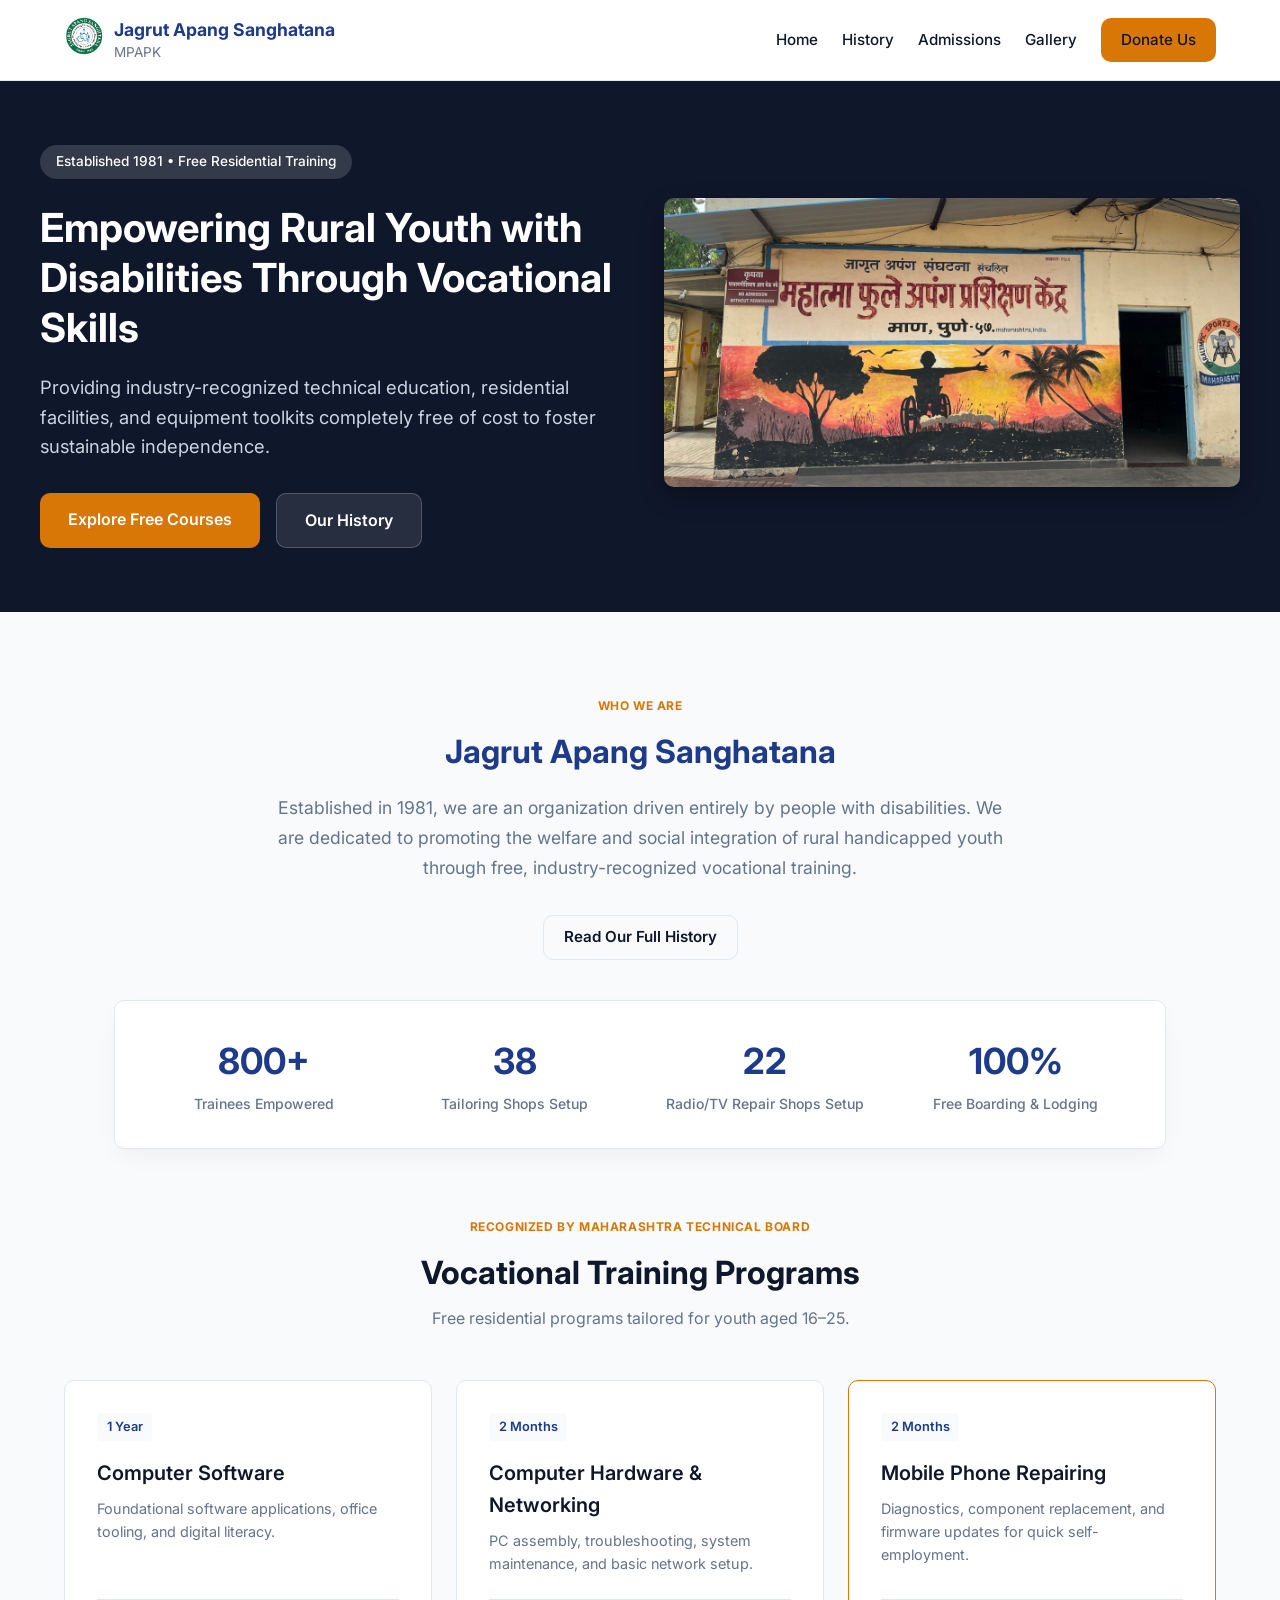
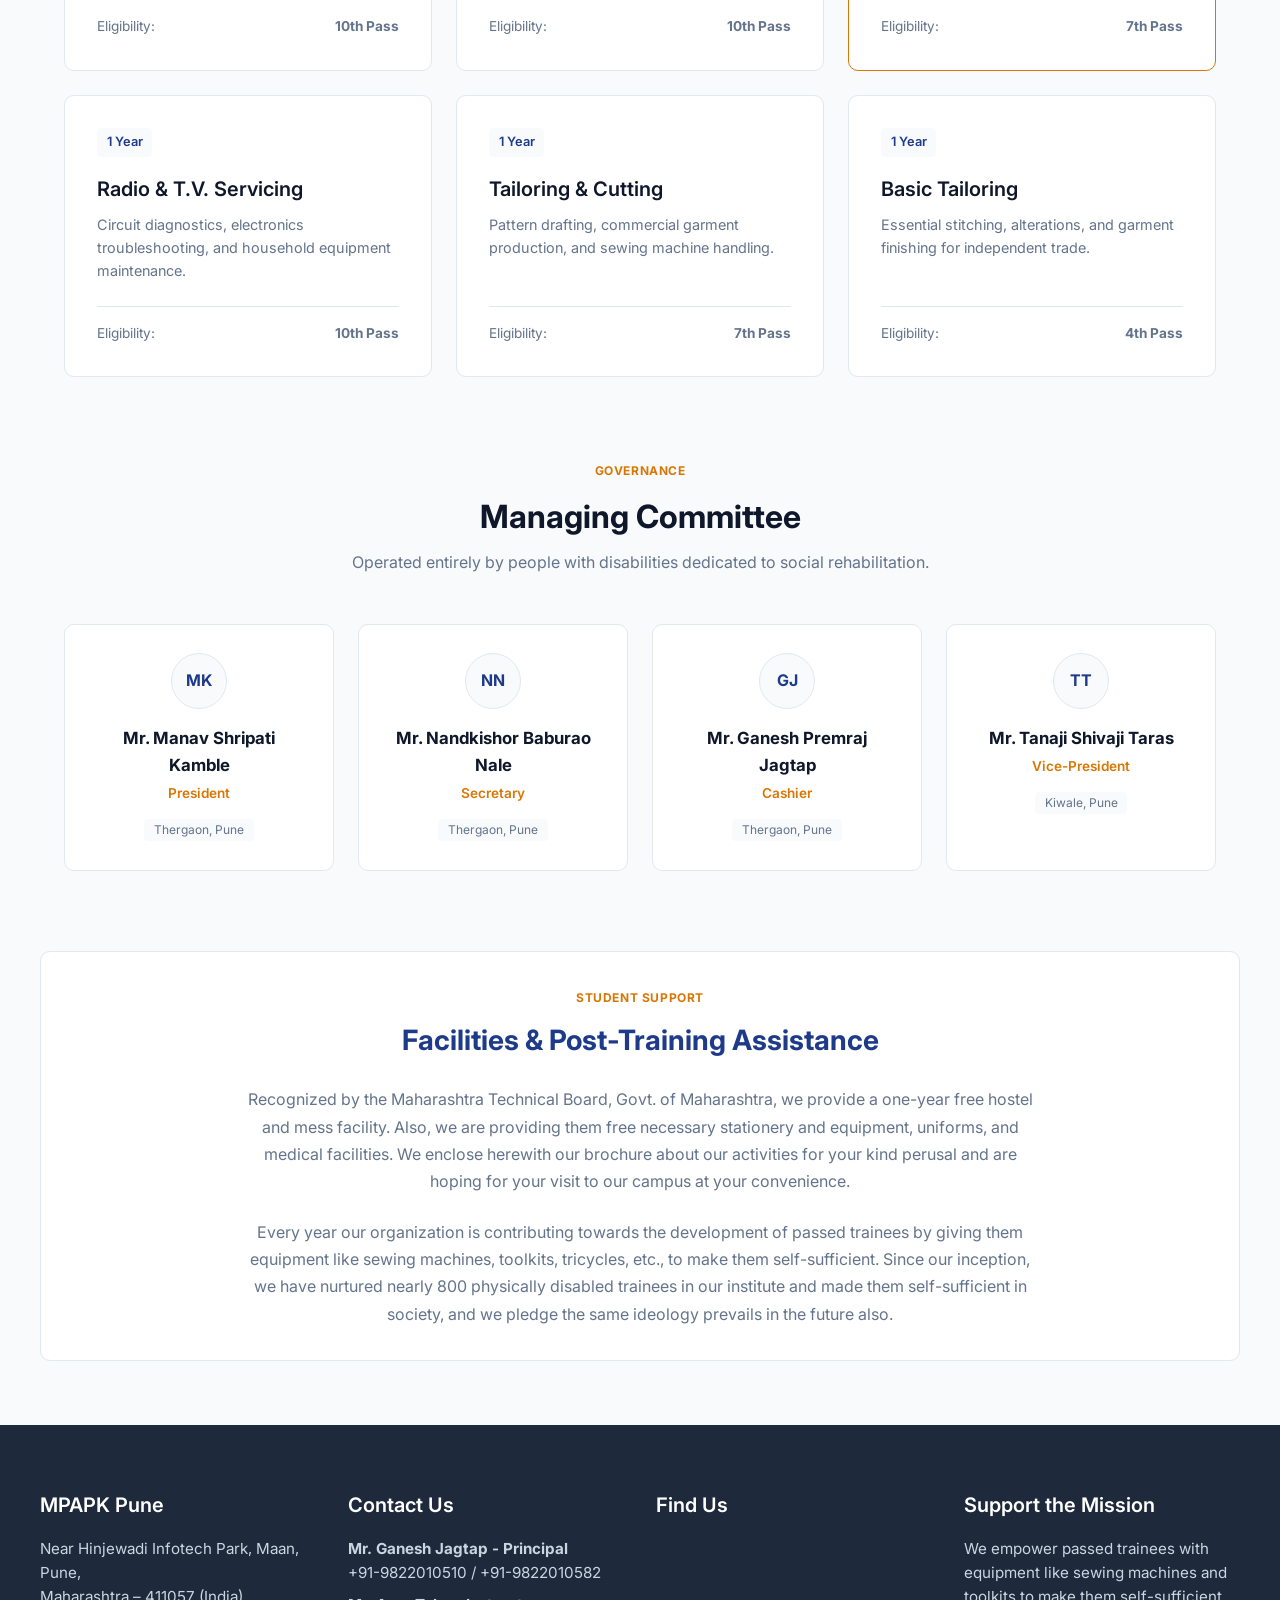
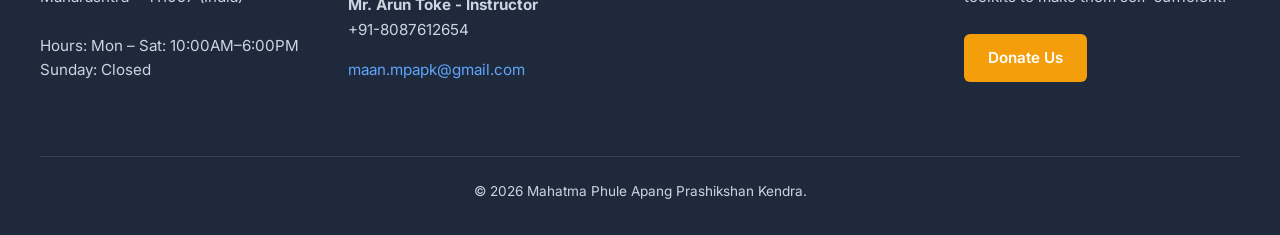
<file: index.html>
<!DOCTYPE html>
<html lang="en">
<head>
    <meta charset="UTF-8" />
    <meta name="viewport" content="width=device-width, initial-scale=1.0" />
    <title>Mahatma Phule Apang Prashikshan Kendra | Empowering Through Skills</title>
    <link rel="preconnect" href="https://fonts.googleapis.com">
    <link rel="preconnect" href="https://fonts.gstatic.com" crossorigin>
    <link href="https://fonts.googleapis.com/css2?family=Inter:wght@400;500;600;700&display=swap" rel="stylesheet">
    <link rel="stylesheet" href="assets/css/style.css" />
    </head>
    <body>

    <!-- Navigation -->
    <nav class="navbar">
        <div class="nav-container">
        <div class="logo-wrapper">
            <a href="index.html">
            <img src="assets/images/logo.png" alt="MPAPK Logo" class="nav-logo" onerror="this.style.display='none'">
            </a>
            <a href="index.html" class="logo">Jagrut Apang Sanghatana <br><span>MPAPK</span></a>
        </div>
    <ul class="nav-links">
        <li><a href="index.html">Home</a></li>
        <li><a href="history.html">History</a></li>
        <li><a href="admissions.html">Admissions</a></li>
        <li><a href="gallery.html">Gallery</a></li>
        <li><a href="donate.html" class="btn btn-primary">Donate Us</a></li>
      </ul>
        </div>
    </nav>

<!-- Hero Section -->
    <header class="hero">
        <div class="hero-container">
        <div class="hero-content">
            <span class="badge">Established 1981 • Free Residential Training</span>
            <h1>Empowering Rural Youth with Disabilities Through Vocational Skills</h1>
            <p>
            Providing industry-recognized technical education, residential facilities, and equipment 
            toolkits completely free of cost to foster sustainable independence.
            </p>
            <div class="hero-actions">
            <a href="#courses" class="btn btn-primary btn-lg">Explore Free Courses</a>
            <a href="history.html" class="btn btn-secondary btn-lg">Our History</a>
            </div>
        </div>
        <div class="hero-image-box">
            <img src="assets/images/hero-bg.jpeg" alt="MPAPK Campus" class="hero-img">
        </div>
        </div>
    </header>

    <!-- Brief About Teaser -->
    <section id="about" style="max-width: 800px; margin: 5rem auto; padding: 0 1.5rem; text-align: center;">
        <span class="section-tag" style="color: #d97706; text-transform: uppercase; font-size: 0.75rem; font-weight: 700; letter-spacing: 0.05em;">Who We Are</span>
        <h2 style="color: #1e3a8a; font-size: 2rem; margin-top: 0.5rem; margin-bottom: 1rem;">Jagrut Apang Sanghatana</h2>
        <p style="color: #64748b; font-size: 1.1rem; line-height: 1.7; margin-bottom: 2rem;">
        Established in 1981, we are an organization driven entirely by people with disabilities. We are dedicated to promoting the welfare and social integration of rural handicapped youth through free, industry-recognized vocational training.
        </p>
        <a href="history.html" class="btn btn-outline">Read Our Full History</a>
    </section>

    <!-- Impact Counter Banner -->
    <section class="impact" id="impact">
        <div class="stats-grid">
        <div class="stat-card">
            <span class="stat-number">800+</span>
            <span class="stat-label">Trainees Empowered</span>
        </div>
        <div class="stat-card">
            <span class="stat-number">38</span>
            <span class="stat-label">Tailoring Shops Setup</span>
        </div>
        <div class="stat-card">
            <span class="stat-number">22</span>
            <span class="stat-label">Radio/TV Repair Shops Setup</span>
        </div>
        <div class="stat-card">
            <span class="stat-number">100%</span>
            <span class="stat-label">Free Boarding & Lodging</span>
        </div>
        </div>
    </section>

    <!-- Vocational Courses -->
    <section class="courses-section" id="courses">
        <div class="section-header">
        <span class="section-tag">Recognized by Maharashtra Technical Board</span>
        <h2>Vocational Training Programs</h2>
        <p>Free residential programs tailored for youth aged 16–25.</p>
        </div>

        <div class="courses-grid">
        <div class="course-card">
            <div class="card-tag">1 Year</div>
            <h3>Computer Software</h3>
            <p class="course-desc">Foundational software applications, office tooling, and digital literacy.</p>
            <div class="course-meta">
            <span>Eligibility:</span> <strong>10th Pass</strong>
            </div>
        </div>

        <div class="course-card">
            <div class="card-tag">2 Months</div>
            <h3>Computer Hardware & Networking</h3>
            <p class="course-desc">PC assembly, troubleshooting, system maintenance, and basic network setup.</p>
            <div class="course-meta">
            <span>Eligibility:</span> <strong>10th Pass</strong>
            </div>
        </div>

        <div class="course-card highlight">
            <div class="card-tag">2 Months</div>
            <h3>Mobile Phone Repairing</h3>
            <p class="course-desc">Diagnostics, component replacement, and firmware updates for quick self-employment.</p>
            <div class="course-meta">
            <span>Eligibility:</span> <strong>7th Pass</strong>
            </div>
        </div>

        <div class="course-card">
            <div class="card-tag">1 Year</div>
            <h3>Radio & T.V. Servicing</h3>
            <p class="course-desc">Circuit diagnostics, electronics troubleshooting, and household equipment maintenance.</p>
            <div class="course-meta">
            <span>Eligibility:</span> <strong>10th Pass</strong>
            </div>
        </div>

        <div class="course-card">
            <div class="card-tag">1 Year</div>
            <h3>Tailoring & Cutting</h3>
            <p class="course-desc">Pattern drafting, commercial garment production, and sewing machine handling.</p>
            <div class="course-meta">
            <span>Eligibility:</span> <strong>7th Pass</strong>
            </div>
        </div>

        <div class="course-card">
            <div class="card-tag">1 Year</div>
            <h3>Basic Tailoring</h3>
            <p class="course-desc">Essential stitching, alterations, and garment finishing for independent trade.</p>
            <div class="course-meta">
            <span>Eligibility:</span> <strong>4th Pass</strong>
            </div>
        </div>
        </div>
    </section>

    <!-- Cleaned Leadership Section (Sanitized) -->
    <section class="team-section" id="team">
        <div class="section-header">
        <span class="section-tag">Governance</span>
        <h2>Managing Committee</h2>
        <p>Operated entirely by people with disabilities dedicated to social rehabilitation.</p>
        </div>

        <div class="team-grid">
        <div class="team-card">
            <div class="avatar-placeholder">MK</div>
            <h3>Mr. Manav Shripati Kamble</h3>
            <p class="role">President</p>
            <span class="badge-role">Thergaon, Pune</span>
        </div>
        <div class="team-card">
            <div class="avatar-placeholder">NN</div>
            <h3>Mr. Nandkishor Baburao Nale</h3>
            <p class="role">Secretary</p>
            <span class="badge-role">Thergaon, Pune</span>
        </div>
        <div class="team-card">
            <div class="avatar-placeholder">GJ</div>
            <h3>Mr. Ganesh Premraj Jagtap</h3>
            <p class="role">Cashier</p>
            <span class="badge-role">Thergaon, Pune</span>
        </div>
        <div class="team-card">
            <div class="avatar-placeholder">TT</div>
            <h3>Mr. Tanaji Shivaji Taras</h3>
            <p class="role">Vice-President</p>
            <span class="badge-role">Kiwale, Pune</span>
        </div>
        </div>
    </section>

        <!-- Facilities & Support Section -->
    <section class="facilities-section" id="facilities" style="max-width: 1200px; margin: 4rem auto; padding: 2rem 1.5rem; background: white; border-radius: 10px; border: 1px solid #e2e8f0; text-align: center;">
        <span class="section-tag" style="color: #d97706; text-transform: uppercase; font-size: 0.75rem; font-weight: 700; letter-spacing: 0.05em;">Student Support</span>
        <h2 style="color: #1e3a8a; font-size: 1.75rem; margin-top: 0.5rem; margin-bottom: 1.5rem;">Facilities & Post-Training Assistance</h2>
        
        <div style="max-width: 800px; margin: auto; color: #64748b;">
        <p style="margin-bottom: 1.5rem; line-height: 1.7;">
            Recognized by the Maharashtra Technical Board, Govt. of Maharashtra, we provide a one-year free hostel and mess facility. Also, we are providing them free necessary stationery and equipment, uniforms, and medical facilities. We enclose herewith our brochure about our activities for your kind perusal and are hoping for your visit to our campus at your convenience.
        </p>
        <p style="line-height: 1.7;">
            Every year our organization is contributing towards the development of passed trainees by giving them equipment like sewing machines, toolkits, tricycles, etc., to make them self-sufficient. Since our inception, we have nurtured nearly 800 physically disabled trainees in our institute and made them self-sufficient in society, and we pledge the same ideology prevails in the future also.
        </p>
        </div>
    </section>

    <!-- Universal Footer -->
    <footer class="site-footer" id="contact" style="background-color: #1e293b; color: #cbd5e1; padding: 4rem 1.5rem 2rem; margin-top: 4rem;">
        <div style="max-width: 1200px; margin: auto; display: grid; grid-template-columns: repeat(auto-fit, minmax(220px, 1fr)); gap: 2rem; border-bottom: 1px solid #334155; padding-bottom: 2rem;">
        
        <!-- Column 1: Address & Hours -->
        <div>
            <h3 style="color: white; margin-bottom: 1rem; font-size: 1.25rem; font-weight: 600;">MPAPK Pune</h3>
            <p style="font-size: 0.95rem; line-height: 1.6; margin-bottom: 1.5rem;">
            Near Hinjewadi Infotech Park, Maan, Pune,<br>
            Maharashtra – 411057 (India)
            </p>
            <p style="font-size: 0.95rem; line-height: 1.6;">
            Hours: Mon – Sat: 10:00AM–6:00PM<br>
            Sunday: Closed
            </p>
        </div>

        <!-- Column 2: Direct Contact Details -->
        <div>
            <h3 style="color: white; margin-bottom: 1rem; font-size: 1.25rem; font-weight: 600;">Contact Us</h3>
            <p style="font-size: 0.95rem; line-height: 1.6; margin-bottom: 0.5rem;">
            <strong>Mr. Ganesh Jagtap - Principal</strong><br>
            +91-9822010510 / +91-9822010582
            </p>
            <p style="font-size: 0.95rem; line-height: 1.6; margin-bottom: 1rem;">
            <strong>Mr. Arun Toke - Instructor</strong><br>
            +91-8087612654
            </p>
            <p style="font-size: 0.95rem; line-height: 1.6;">
            <a href="mailto:maan.mpapk@gmail.com" style="color: #60a5fa; text-decoration: none;">maan.mpapk@gmail.com</a>
            </p>
        </div>

        <!-- Column 3: Map Embed -->
        <div>
            <h3 style="color: white; margin-bottom: 1rem; font-size: 1.25rem; font-weight: 600;">Find Us</h3>
            <iframe 
            src="https://www.google.com/maps/embed?pb=!1m18!1m12!1m3!1d3782.1643868697116!2d73.7145!3d18.5665!2m3!1f0!2f0!3f0!3m2!1i1024!2i768!4f13.1!3m3!1m2!1s0x0%3A0x0!2zMTjCsDMzJzU5LjQiTiA3M8KwNDInNTIuMiJF!5e0!3m2!1sen!2sin!4v1620000000000!5m2!1sen!2sin" 
            width="100%" 
            height="180" 
            style="border:0; border-radius: 8px;" 
            allowfullscreen="" 
            loading="lazy">
            </iframe>
        </div>

        <!-- Column 4: Support the Mission -->
        <div>
            <h3 style="color: white; margin-bottom: 1rem; font-size: 1.25rem; font-weight: 600;">Support the Mission</h3>
            <p style="font-size: 0.95rem; line-height: 1.6; margin-bottom: 1.5rem;">
            We empower passed trainees with equipment like sewing machines and toolkits to make them self-sufficient.
            </p>
            <a href="donate.html" class="btn btn-primary" style="background-color: #f59e0b; color: white; padding: 0.75rem 1.5rem; border-radius: 6px; text-decoration: none; font-weight: 600; display: inline-block;">Donate Us</a>
        </div>

        </div>
        
        <div style="max-width: 1200px; margin: auto; text-align: center; padding-top: 1.5rem; font-size: 0.85rem;">
        &copy; 2026 Mahatma Phule Apang Prashikshan Kendra.
        </div>
    </footer>

    <script src="assets/js/main.js"></script>
</body>
</html>
</file>
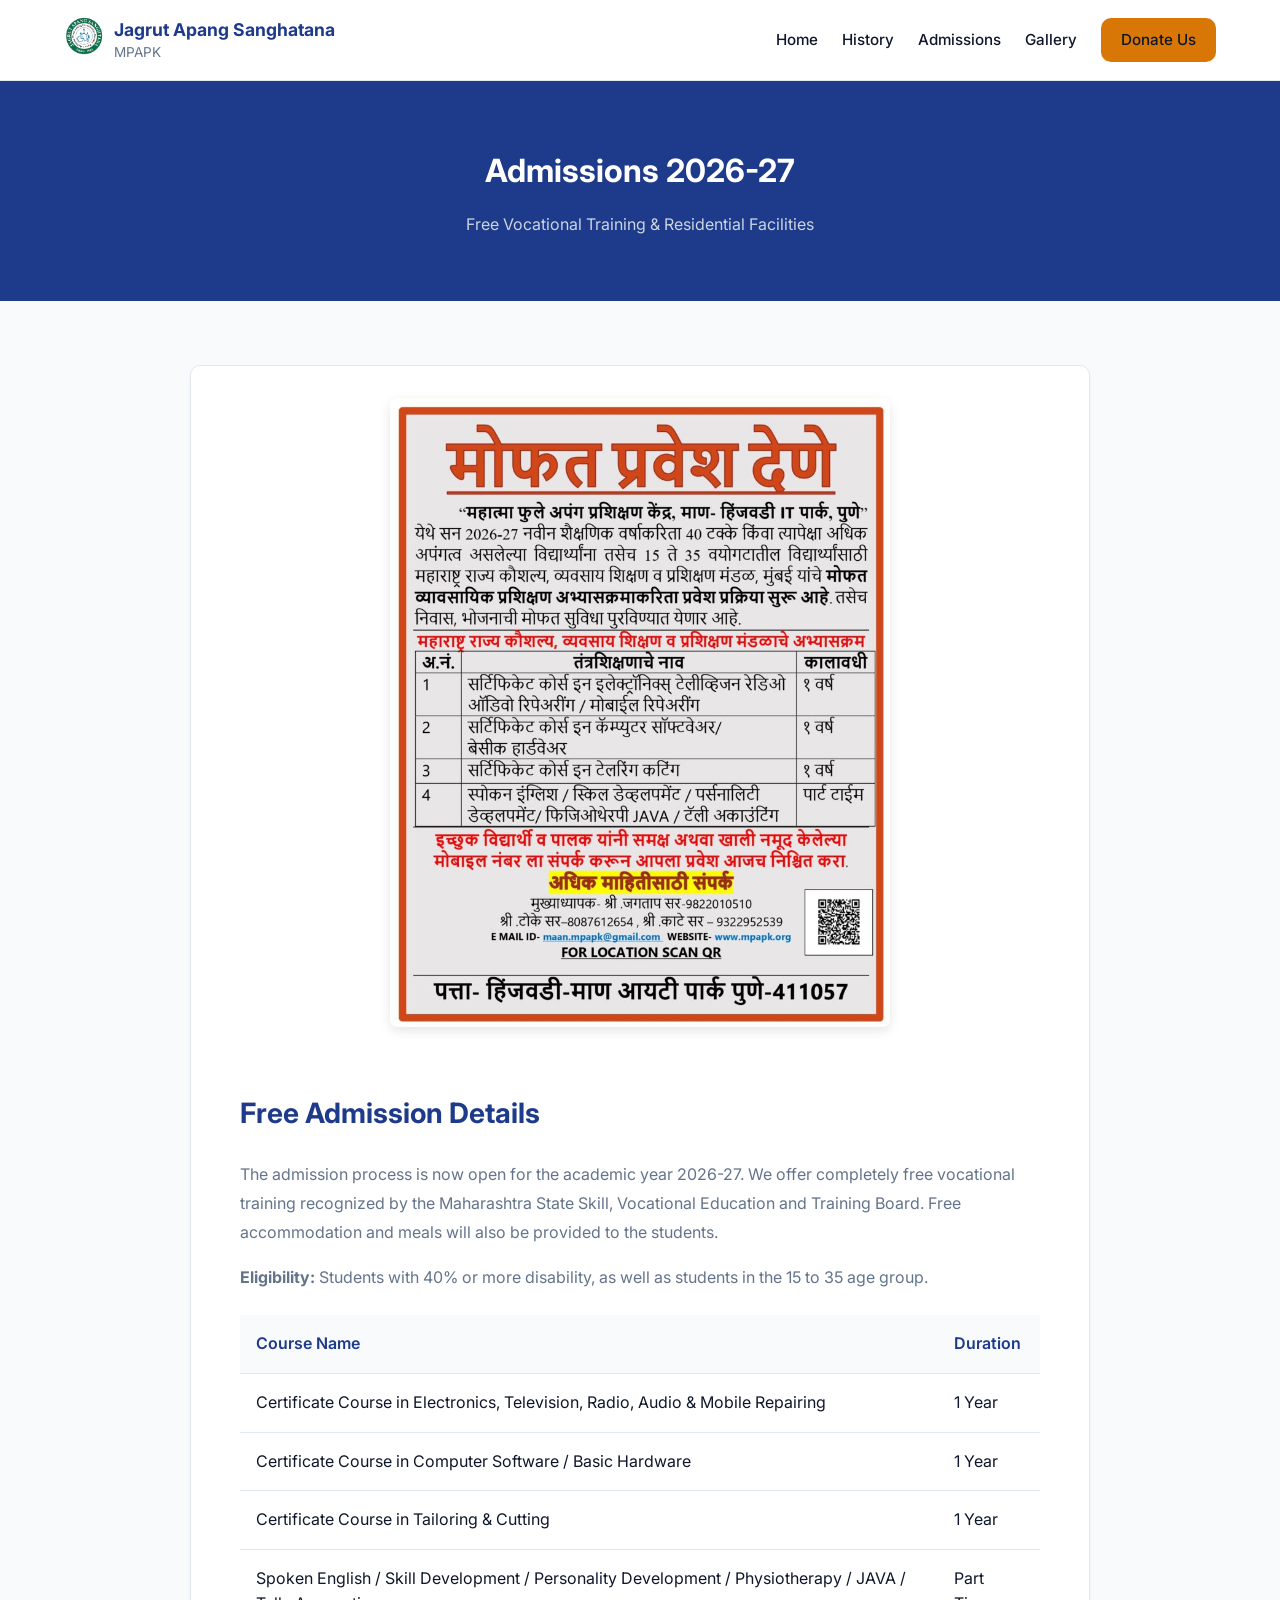
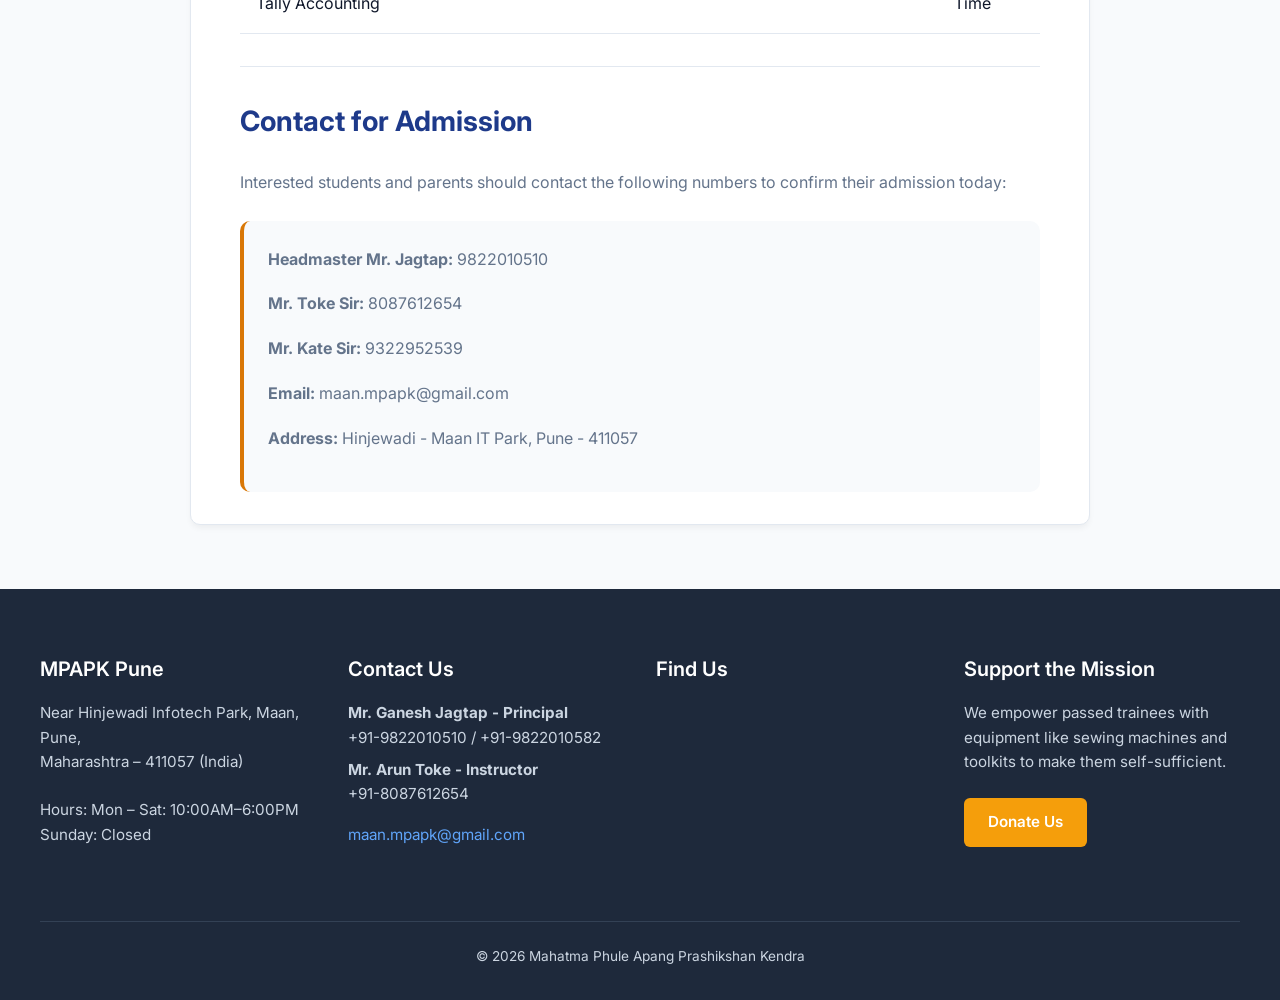
<file: admissions.html>
<!DOCTYPE html>
    <html lang="en">
    <head>
    <meta charset="UTF-8" />
    <meta name="viewport" content="width=device-width, initial-scale=1.0" />
    <title>Admissions | MPAPK</title>
    <link rel="preconnect" href="https://fonts.googleapis.com">
    <link rel="preconnect" href="https://fonts.gstatic.com" crossorigin>
    <link href="https://fonts.googleapis.com/css2?family=Inter:wght@400;500;600;700&display=swap" rel="stylesheet">
    <link rel="stylesheet" href="assets/css/style.css" />
    <style>
        .page-header { background: var(--primary); color: white; padding: 4rem 1.5rem; text-align: center; }
        .content-container { max-width: 900px; margin: 4rem auto; padding: 2rem 1.5rem; background: white; border-radius: var(--radius); box-shadow: 0 4px 6px -1px rgba(0, 0, 0, 0.05); border: 1px solid var(--border-color); }
        .content-section { padding: 2rem 0; border-bottom: 1px solid var(--border-color); max-width: 800px; margin: auto;}
        .content-section:last-child { border-bottom: none; padding-bottom: 0; }
        .content-section h2 { color: var(--primary); margin-bottom: 1.5rem; font-size: 1.75rem; }
        .content-section p { margin-bottom: 1rem; color: var(--text-muted); line-height: 1.8; }
        
        /* Admission Table Styles */
        .styled-table { width: 100%; border-collapse: collapse; margin-top: 1.5rem; }
        .styled-table th, .styled-table td { padding: 1rem; text-align: left; border-bottom: 1px solid var(--border-color); }
        .styled-table th { background-color: var(--bg-light); color: var(--primary); font-weight: 600; }
        
        .contact-card { background: var(--bg-light); padding: 1.5rem; border-radius: var(--radius); margin-top: 1.5rem; border-left: 4px solid var(--accent); }
        
        /* Updated Banner Image Style */
        .banner-img { 
        width: 100%; 
        max-width: 500px; /* Prevents the image from getting too large */
        height: auto; 
        display: block; 
        margin: 0 auto 2rem auto; /* Centers the image and adds space below it */
        border-radius: 8px; /* Adds rounded corners */
        box-shadow: 0 4px 12px rgba(0, 0, 0, 0.1); /* Adds a soft shadow to make it pop */
        }
    </style>
    </head>
    <body>

    <!-- Navigation -->
    <nav class="navbar">
        <div class="nav-container">
        <div class="logo-wrapper">
            <a href="index.html">
            <img src="assets/images/logo.png" alt="MPAPK Logo" class="nav-logo" onerror="this.style.display='none'">
            </a>
            <a href="index.html" class="logo">Jagrut Apang Sanghatana <br><span>MPAPK</span></a>
        </div>
        <ul class="nav-links">
        <li><a href="index.html">Home</a></li>
        <li><a href="history.html">History</a></li>
        <li><a href="admissions.html">Admissions</a></li>
        <li><a href="gallery.html">Gallery</a></li>
        <li><a href="donate.html" class="btn btn-primary">Donate Us</a></li>
        </ul>
        </div>
    </nav>

    <header class="page-header">
        <h1>Admissions 2026-27</h1>
        <p style="color: #cbd5e1; margin-top: 1rem;">Free Vocational Training & Residential Facilities</p>
    </header>

    <main class="content-container">
        <!-- Original Marathi Flyer Banner -->
        <img src="assets/images/admission-banner.jpg" alt="Admission Notice in Marathi" class="banner-img" onerror="this.style.display='none'">

        <section class="content-section">
        <h2>Free Admission Details</h2>
        <p>The admission process is now open for the academic year 2026-27. We offer completely free vocational training recognized by the Maharashtra State Skill, Vocational Education and Training Board. Free accommodation and meals will also be provided to the students.</p>
        
        <p><strong>Eligibility:</strong> Students with 40% or more disability, as well as students in the 15 to 35 age group.</p>
        
        <table class="styled-table">
            <thead>
            <tr>
                <th>Course Name</th>
                <th>Duration</th>
            </tr>
            </thead>
            <tbody>
            <tr>
                <td>Certificate Course in Electronics, Television, Radio, Audio & Mobile Repairing</td>
                <td>1 Year</td>
            </tr>
            <tr>
                <td>Certificate Course in Computer Software / Basic Hardware</td>
                <td>1 Year</td>
            </tr>
            <tr>
                <td>Certificate Course in Tailoring & Cutting</td>
                <td>1 Year</td>
            </tr>
            <tr>
                <td>Spoken English / Skill Development / Personality Development / Physiotherapy / JAVA / Tally Accounting</td>
                <td>Part Time</td>
            </tr>
            </tbody>
        </table>
        </section>

        <section class="content-section">
        <h2>Contact for Admission</h2>
        <p>Interested students and parents should contact the following numbers to confirm their admission today:</p>
        <div class="contact-card">
            <p><strong>Headmaster Mr. Jagtap:</strong> 9822010510</p>
            <p><strong>Mr. Toke Sir:</strong> 8087612654</p>
            <p><strong>Mr. Kate Sir:</strong> 9322952539</p>
            <p style="margin-top: 1rem;"><strong>Email:</strong> maan.mpapk@gmail.com</p>
            <p><strong>Address:</strong> Hinjewadi - Maan IT Park, Pune - 411057</p>
        </div>
        </section>
    </main>

    <!-- Universal Footer -->
    <footer class="site-footer" id="contact" style="background-color: #1e293b; color: #cbd5e1; padding: 4rem 1.5rem 2rem; margin-top: 4rem;">
        <div style="max-width: 1200px; margin: auto; display: grid; grid-template-columns: repeat(auto-fit, minmax(220px, 1fr)); gap: 2rem; border-bottom: 1px solid #334155; padding-bottom: 2rem;">
        
        <!-- Column 1: Address & Hours -->
        <div>
            <h3 style="color: white; margin-bottom: 1rem; font-size: 1.25rem; font-weight: 600;">MPAPK Pune</h3>
            <p style="font-size: 0.95rem; line-height: 1.6; margin-bottom: 1.5rem;">
            Near Hinjewadi Infotech Park, Maan, Pune,<br>
            Maharashtra – 411057 (India)
            </p>
            <p style="font-size: 0.95rem; line-height: 1.6;">
            Hours: Mon – Sat: 10:00AM–6:00PM<br>
            Sunday: Closed
            </p>
        </div>

        <!-- Column 2: Direct Contact Details -->
        <div>
            <h3 style="color: white; margin-bottom: 1rem; font-size: 1.25rem; font-weight: 600;">Contact Us</h3>
            <p style="font-size: 0.95rem; line-height: 1.6; margin-bottom: 0.5rem;">
            <strong>Mr. Ganesh Jagtap - Principal</strong><br>
            +91-9822010510 / +91-9822010582
            </p>
            <p style="font-size: 0.95rem; line-height: 1.6; margin-bottom: 1rem;">
            <strong>Mr. Arun Toke - Instructor</strong><br>
            +91-8087612654
            </p>
            <p style="font-size: 0.95rem; line-height: 1.6;">
            <a href="mailto:maan.mpapk@gmail.com" style="color: #60a5fa; text-decoration: none;">maan.mpapk@gmail.com</a>
            </p>
        </div>

        <!-- Column 3: Map Embed -->
        <div>
            <h3 style="color: white; margin-bottom: 1rem; font-size: 1.25rem; font-weight: 600;">Find Us</h3>
            <iframe 
            src="https://www.google.com/maps/embed?pb=!1m18!1m12!1m3!1d3782.1643868697116!2d73.7145!3d18.5665!2m3!1f0!2f0!3f0!3m2!1i1024!2i768!4f13.1!3m3!1m2!1s0x0%3A0x0!2zMTjCsDMzJzU5LjQiTiA3M8KwNDInNTIuMiJF!5e0!3m2!1sen!2sin!4v1620000000000!5m2!1sen!2sin" 
            width="100%" 
            height="180" 
            style="border:0; border-radius: 8px;" 
            allowfullscreen="" 
            loading="lazy">
            </iframe>
        </div>

        <!-- Column 4: Support the Mission -->
        <div>
            <h3 style="color: white; margin-bottom: 1rem; font-size: 1.25rem; font-weight: 600;">Support the Mission</h3>
            <p style="font-size: 0.95rem; line-height: 1.6; margin-bottom: 1.5rem;">
            We empower passed trainees with equipment like sewing machines and toolkits to make them self-sufficient.
            </p>
            <a href="donate.html" class="btn btn-primary" style="background-color: #f59e0b; color: white; padding: 0.75rem 1.5rem; border-radius: 6px; text-decoration: none; font-weight: 600; display: inline-block;">Donate Us</a>
        </div>

        </div>
        
        <div style="max-width: 1200px; margin: auto; text-align: center; padding-top: 1.5rem; font-size: 0.85rem;">
        &copy; 2026 Mahatma Phule Apang Prashikshan Kendra
        </div>
    </footer>

    <script src="assets/js/main.js"></script>
    </body>
    </html>
</file>
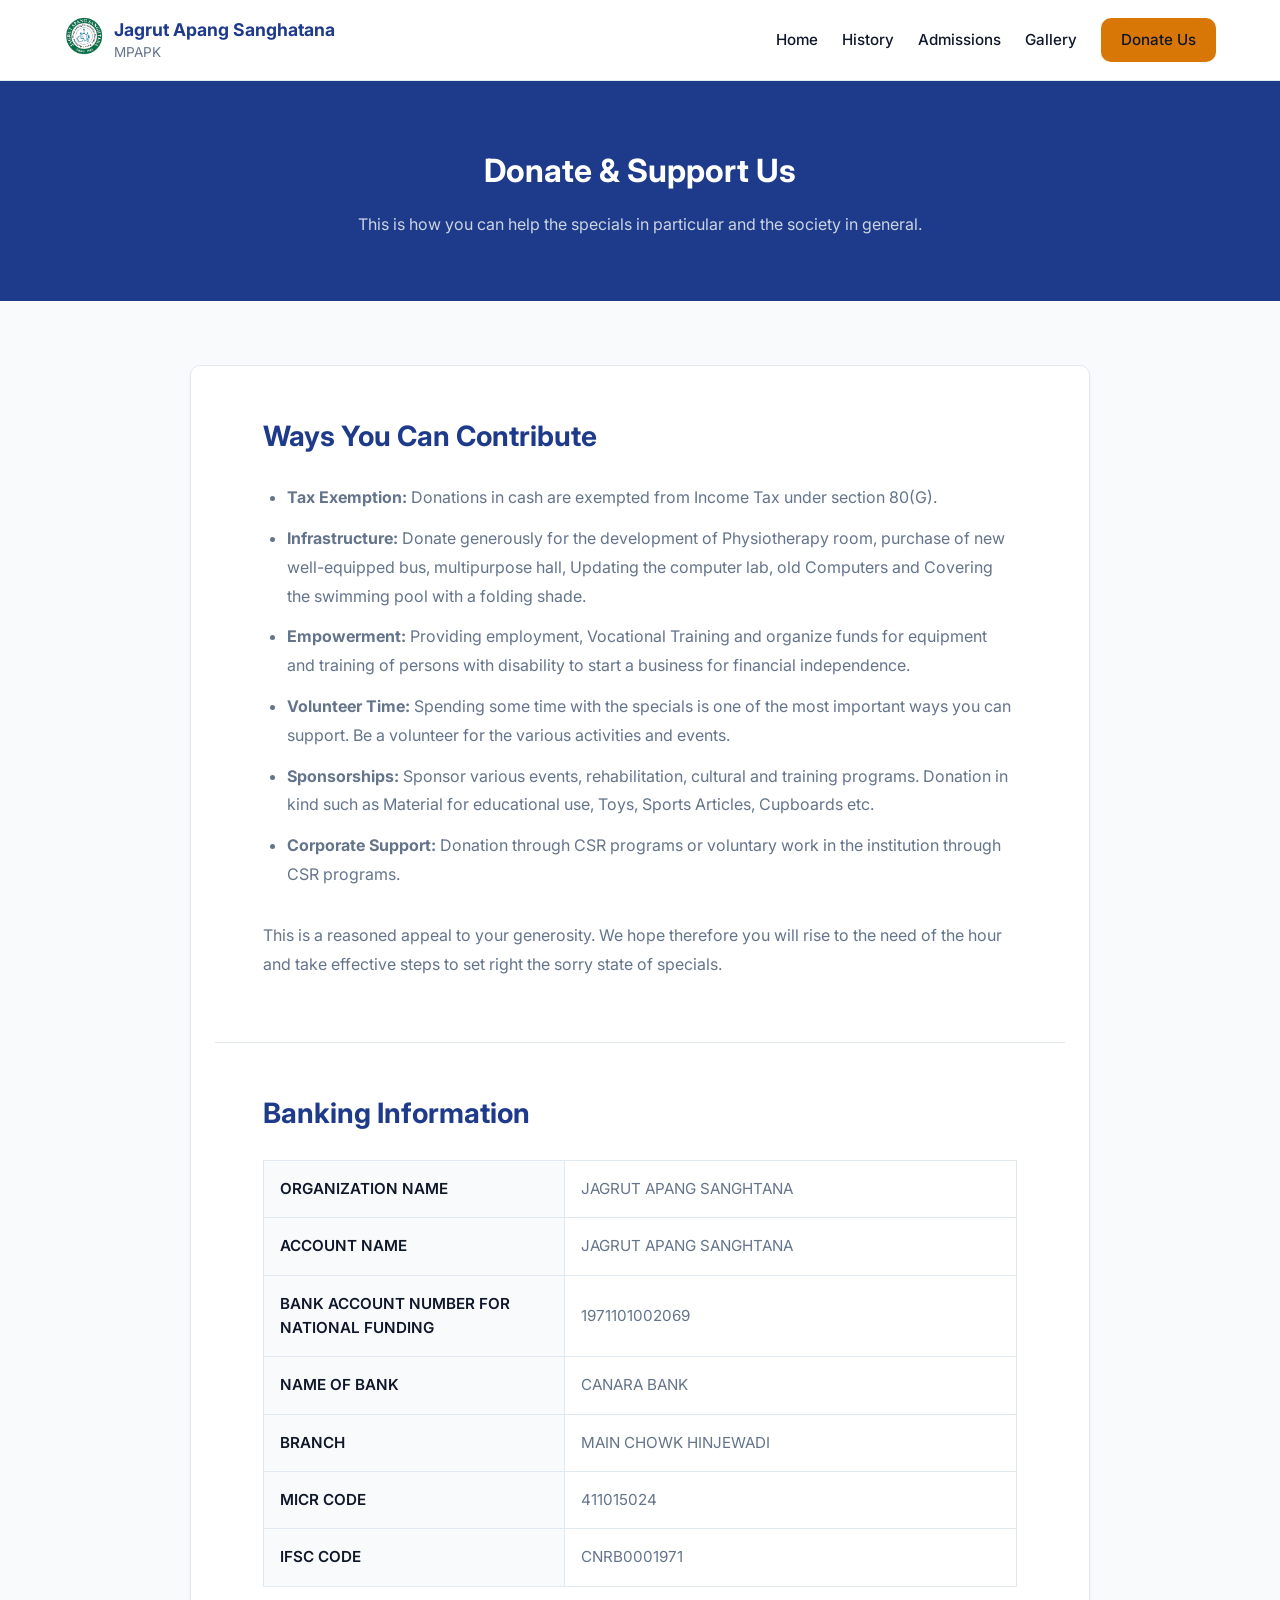
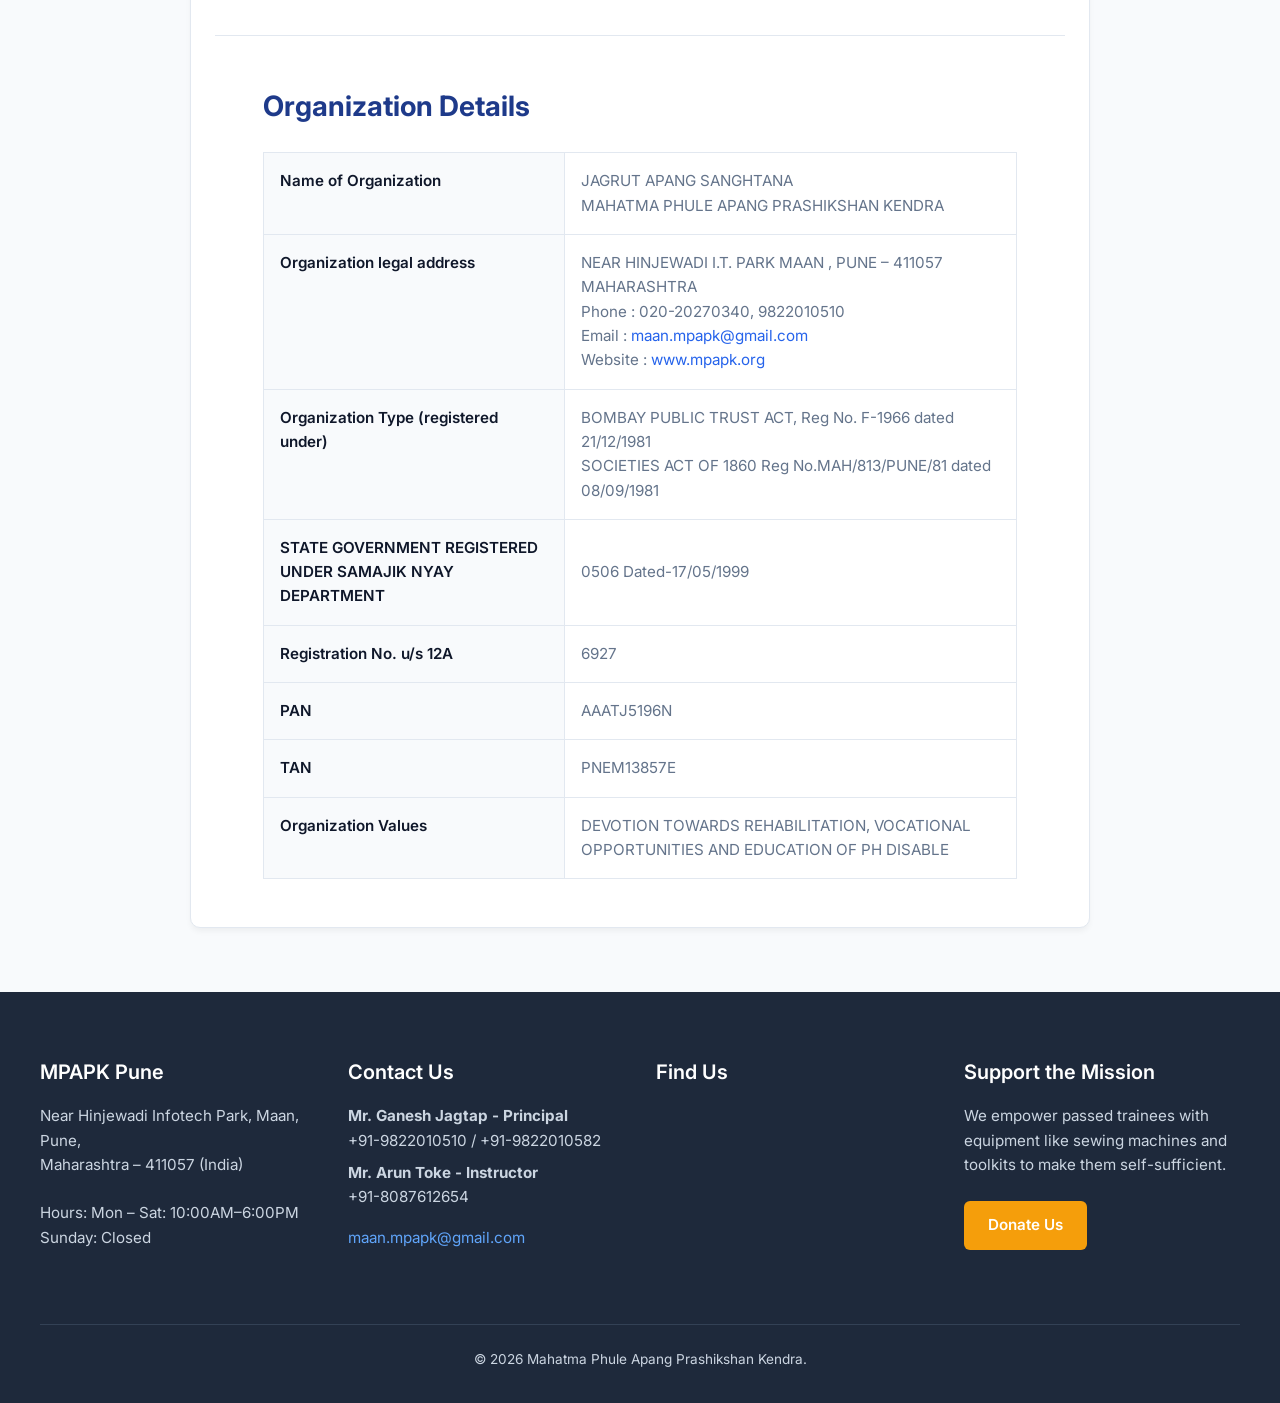
<file: donate.html>
<!DOCTYPE html>
    <html lang="en">
    <head>
    <meta charset="UTF-8" />
    <meta name="viewport" content="width=device-width, initial-scale=1.0" />
    <title>Donate Us | MPAPK</title>
    <link href="https://fonts.googleapis.com/css2?family=Inter:wght@400;500;600;700&display=swap" rel="stylesheet">
    <link rel="stylesheet" href="assets/css/style.css" />
    <style>
        .page-header { background: var(--primary); color: white; padding: 4rem 1.5rem; text-align: center; }
        .content-container { max-width: 900px; margin: 4rem auto; padding: 0 1.5rem; background: white; border-radius: var(--radius); box-shadow: 0 4px 6px -1px rgba(0, 0, 0, 0.05); border: 1px solid var(--border-color); }
        .content-section { padding: 3rem; border-bottom: 1px solid var(--border-color); }
        .content-section:last-child { border-bottom: none; }
        .content-section h2 { color: var(--primary); margin-bottom: 1.5rem; font-size: 1.75rem; }
        .content-section p { margin-bottom: 1rem; color: var(--text-muted); line-height: 1.8; }
        
        .custom-list { list-style-type: disc; padding-left: 1.5rem; color: var(--text-muted); line-height: 1.8; margin-bottom: 2rem; }
        .custom-list li { margin-bottom: 0.75rem; }
        
        .data-table { width: 100%; border-collapse: collapse; margin-top: 1rem; }
        .data-table th, .data-table td { padding: 1rem; text-align: left; border: 1px solid var(--border-color); font-size: 0.95rem; }
        .data-table th { background-color: var(--bg-light); color: var(--text-main); font-weight: 600; width: 40%; vertical-align: top; }
        .data-table td { color: var(--text-muted); line-height: 1.6; }
        .data-link { color: #2563eb; text-decoration: none; }
        .data-link:hover { text-decoration: underline; }
    </style>
    </head>
    <body>

    <!-- Navigation -->
    <nav class="navbar">
        <div class="nav-container">
        <div class="logo-wrapper">
            <a href="index.html">
            <img src="assets/images/logo.png" alt="MPAPK Logo" class="nav-logo" onerror="this.style.display='none'">
            </a>
            <a href="index.html" class="logo">Jagrut Apang Sanghatana <br><span>MPAPK</span></a>
        </div>
        <ul class="nav-links">
        <li><a href="index.html">Home</a></li>
        <li><a href="history.html">History</a></li>
        <li><a href="admissions.html">Admissions</a></li>
        <li><a href="gallery.html">Gallery</a></li>
        <li><a href="donate.html" class="btn btn-primary">Donate Us</a></li>
        </ul>
        </div>
    </nav>

    <header class="page-header">
        <h1>Donate & Support Us</h1>
        <p style="color: #cbd5e1; margin-top: 1rem;">This is how you can help the specials in particular and the society in general.</p>
    </header>

    <main class="content-container">
        <section class="content-section">
        <h2>Ways You Can Contribute</h2>
        <ul class="custom-list">
            <li><strong>Tax Exemption:</strong> Donations in cash are exempted from Income Tax under section 80(G).</li>
            <li><strong>Infrastructure:</strong> Donate generously for the development of Physiotherapy room, purchase of new well-equipped bus, multipurpose hall, Updating the computer lab, old Computers and Covering the swimming pool with a folding shade.</li>
            <li><strong>Empowerment:</strong> Providing employment, Vocational Training and organize funds for equipment and training of persons with disability to start a business for financial independence.</li>
            <li><strong>Volunteer Time:</strong> Spending some time with the specials is one of the most important ways you can support. Be a volunteer for the various activities and events.</li>
            <li><strong>Sponsorships:</strong> Sponsor various events, rehabilitation, cultural and training programs. Donation in kind such as Material for educational use, Toys, Sports Articles, Cupboards etc.</li>
            <li><strong>Corporate Support:</strong> Donation through CSR programs or voluntary work in the institution through CSR programs.</li>
        </ul>
        <p>This is a reasoned appeal to your generosity. We hope therefore you will rise to the need of the hour and take effective steps to set right the sorry state of specials.</p>
        </section>

        <section class="content-section">
        <h2>Banking Information</h2>
        <table class="data-table">
            <tbody>
            <tr>
                <th>ORGANIZATION NAME</th>
                <td>JAGRUT APANG SANGHTANA</td>
            </tr>
            <tr>
                <th>ACCOUNT NAME</th>
                <td>JAGRUT APANG SANGHTANA</td>
            </tr>
            <tr>
                <th>BANK ACCOUNT NUMBER FOR NATIONAL FUNDING</th>
                <td>1971101002069</td>
            </tr>
            <tr>
                <th>NAME OF BANK</th>
                <td>CANARA BANK</td>
            </tr>
            <tr>
                <th>BRANCH</th>
                <td>MAIN CHOWK HINJEWADI</td>
            </tr>
            <tr>
                <th>MICR CODE</th>
                <td>411015024</td>
            </tr>
            <tr>
                <th>IFSC CODE</th>
                <td>CNRB0001971</td>
            </tr>
            </tbody>
        </table>
        </section>

        <section class="content-section">
        <h2>Organization Details</h2>
        <table class="data-table">
            <tbody>
            <tr>
                <th>Name of Organization</th>
                <td>JAGRUT APANG SANGHTANA<br>MAHATMA PHULE APANG PRASHIKSHAN KENDRA</td>
            </tr>
            <tr>
                <th>Organization legal address</th>
                <td>
                NEAR HINJEWADI I.T. PARK MAAN , PUNE – 411057 MAHARASHTRA<br>
                Phone : 020-20270340, 9822010510<br>
                Email : <a href="mailto:maan.mpapk@gmail.com" class="data-link">maan.mpapk@gmail.com</a><br>
                Website : <a href="https://www.mpapk.org" target="_blank" class="data-link">www.mpapk.org</a>
                </td>
            </tr>
            <tr>
                <th>Organization Type (registered under)</th>
                <td>BOMBAY PUBLIC TRUST ACT, Reg No. F-1966 dated 21/12/1981<br>SOCIETIES ACT OF 1860 Reg No.MAH/813/PUNE/81 dated 08/09/1981</td>
            </tr>
            <tr>
                <th>STATE GOVERNMENT REGISTERED UNDER SAMAJIK NYAY DEPARTMENT</th>
                <td>0506 Dated-17/05/1999</td>
            </tr>
            <tr>
                <th>Registration No. u/s 12A</th>
                <td>6927</td>
            </tr>
            <tr>
                <th>PAN</th>
                <td>AAATJ5196N</td>
            </tr>
            <tr>
                <th>TAN</th>
                <td>PNEM13857E</td>
            </tr>
            <tr>
                <th>Organization Values</th>
                <td>DEVOTION TOWARDS REHABILITATION, VOCATIONAL OPPORTUNITIES AND EDUCATION OF PH DISABLE</td>
            </tr>
            </tbody>
        </table>
        </section>
    </main>

    <!-- Universal Footer -->
    <footer class="site-footer" id="contact" style="background-color: #1e293b; color: #cbd5e1; padding: 4rem 1.5rem 2rem; margin-top: 4rem;">
        <div style="max-width: 1200px; margin: auto; display: grid; grid-template-columns: repeat(auto-fit, minmax(220px, 1fr)); gap: 2rem; border-bottom: 1px solid #334155; padding-bottom: 2rem;">
        
        <!-- Column 1: Address & Hours -->
        <div>
            <h3 style="color: white; margin-bottom: 1rem; font-size: 1.25rem; font-weight: 600;">MPAPK Pune</h3>
            <p style="font-size: 0.95rem; line-height: 1.6; margin-bottom: 1.5rem;">
            Near Hinjewadi Infotech Park, Maan, Pune,<br>
            Maharashtra – 411057 (India)
            </p>
            <p style="font-size: 0.95rem; line-height: 1.6;">
            Hours: Mon – Sat: 10:00AM–6:00PM<br>
            Sunday: Closed
            </p>
        </div>

        <!-- Column 2: Direct Contact Details -->
        <div>
            <h3 style="color: white; margin-bottom: 1rem; font-size: 1.25rem; font-weight: 600;">Contact Us</h3>
            <p style="font-size: 0.95rem; line-height: 1.6; margin-bottom: 0.5rem;">
            <strong>Mr. Ganesh Jagtap - Principal</strong><br>
            +91-9822010510 / +91-9822010582
            </p>
            <p style="font-size: 0.95rem; line-height: 1.6; margin-bottom: 1rem;">
            <strong>Mr. Arun Toke - Instructor</strong><br>
            +91-8087612654
            </p>
            <p style="font-size: 0.95rem; line-height: 1.6;">
            <a href="mailto:maan.mpapk@gmail.com" style="color: #60a5fa; text-decoration: none;">maan.mpapk@gmail.com</a>
            </p>
        </div>

        <!-- Column 3: Map Embed -->
        <div>
            <h3 style="color: white; margin-bottom: 1rem; font-size: 1.25rem; font-weight: 600;">Find Us</h3>
            <iframe 
            src="https://www.google.com/maps/embed?pb=!1m18!1m12!1m3!1d3782.1643868697116!2d73.7145!3d18.5665!2m3!1f0!2f0!3f0!3m2!1i1024!2i768!4f13.1!3m3!1m2!1s0x0%3A0x0!2zMTjCsDMzJzU5LjQiTiA3M8KwNDInNTIuMiJF!5e0!3m2!1sen!2sin!4v1620000000000!5m2!1sen!2sin" 
            width="100%" 
            height="180" 
            style="border:0; border-radius: 8px;" 
            allowfullscreen="" 
            loading="lazy">
            </iframe>
        </div>

        <!-- Column 4: Support the Mission -->
        <div>
            <h3 style="color: white; margin-bottom: 1rem; font-size: 1.25rem; font-weight: 600;">Support the Mission</h3>
            <p style="font-size: 0.95rem; line-height: 1.6; margin-bottom: 1.5rem;">
            We empower passed trainees with equipment like sewing machines and toolkits to make them self-sufficient.
            </p>
            <a href="donate.html" class="btn btn-primary" style="background-color: #f59e0b; color: white; padding: 0.75rem 1.5rem; border-radius: 6px; text-decoration: none; font-weight: 600; display: inline-block;">Donate Us</a>
        </div>

        </div>
        
        <div style="max-width: 1200px; margin: auto; text-align: center; padding-top: 1.5rem; font-size: 0.85rem;">
        &copy; 2026 Mahatma Phule Apang Prashikshan Kendra.
        </div>
    </footer>

    <script src="assets/js/main.js"></script>
    </body>
    </html>
</file>
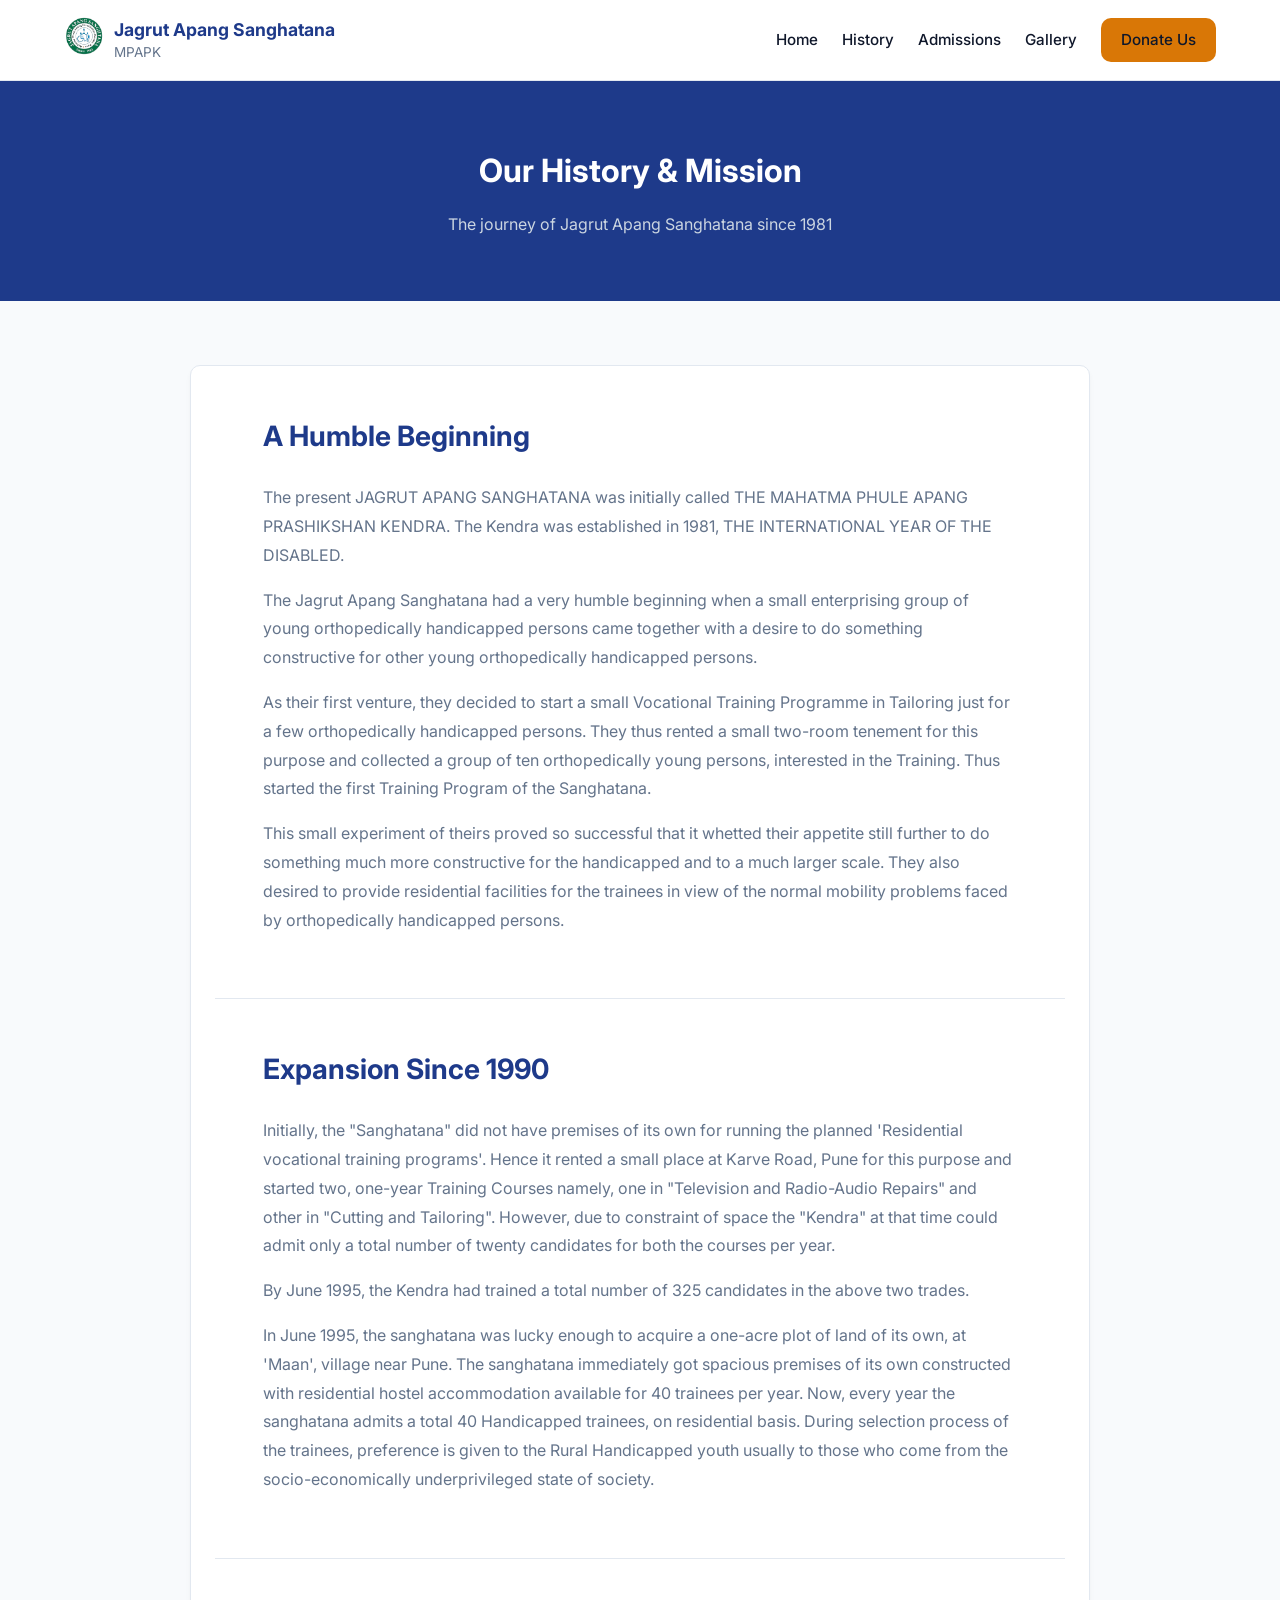
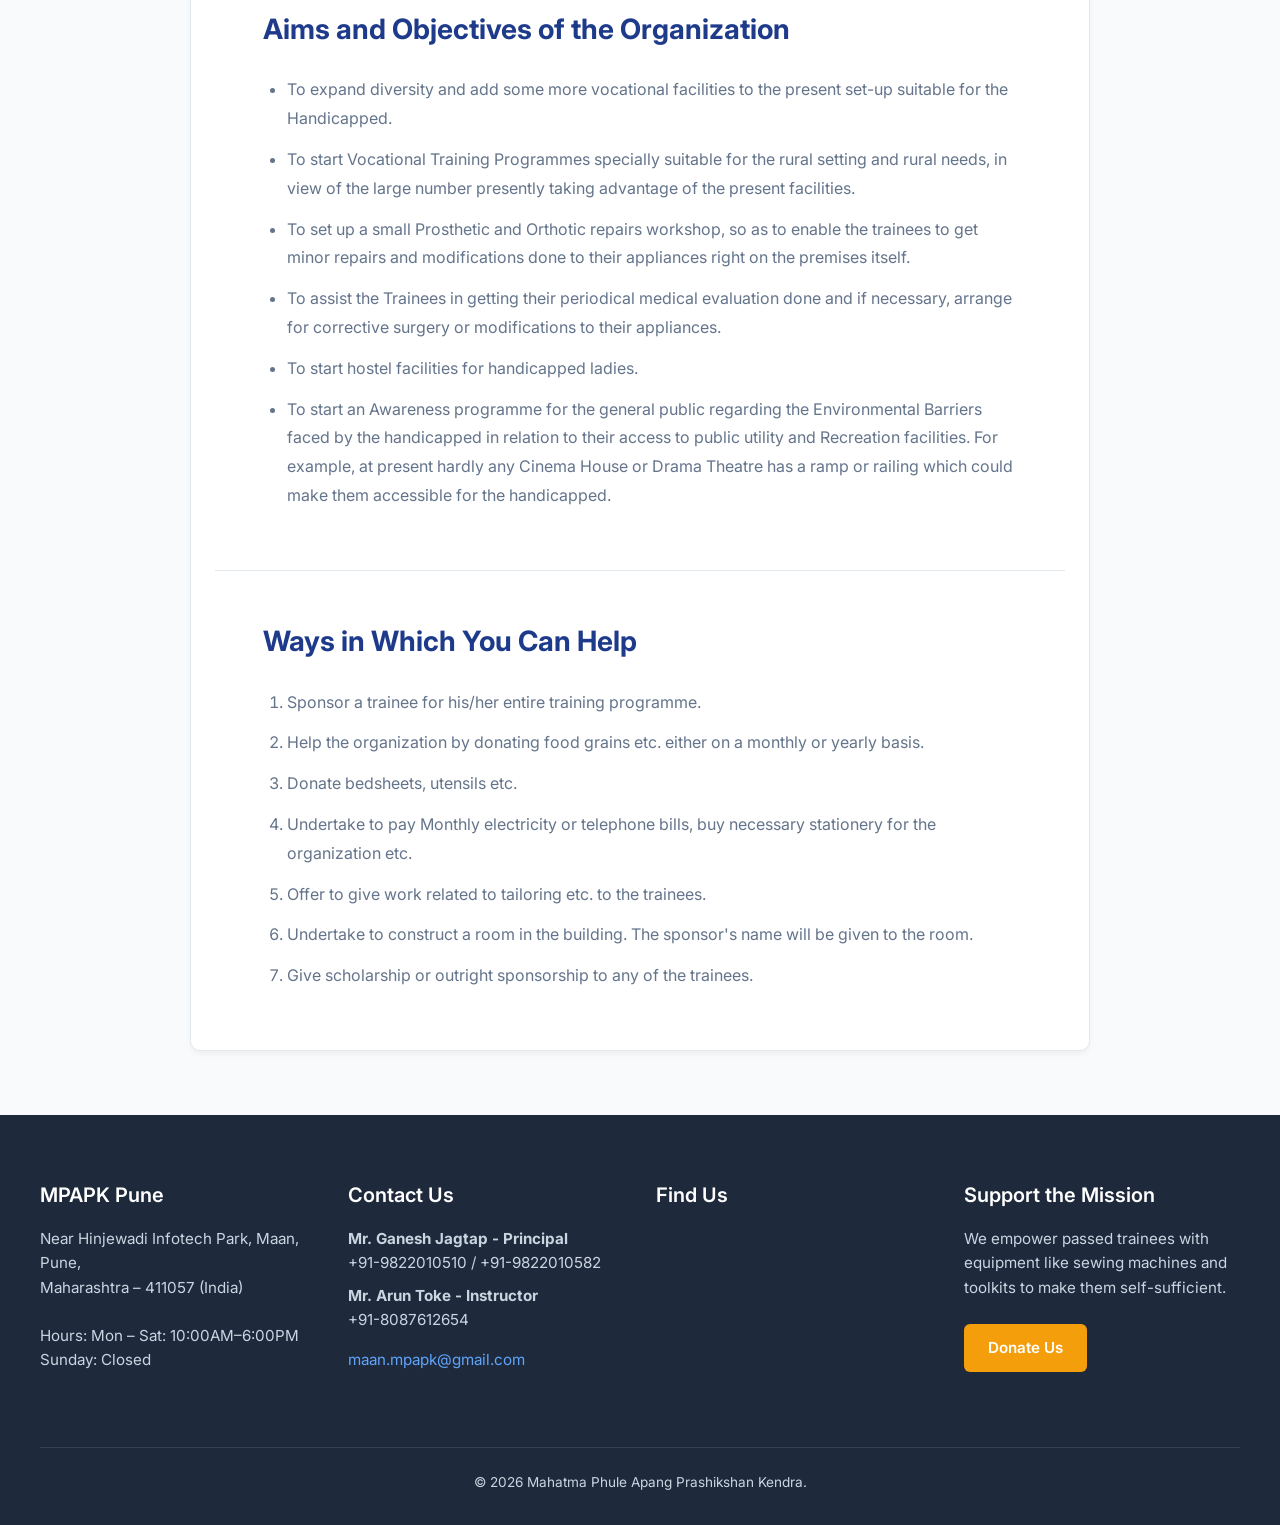
<file: history.html>
<!DOCTYPE html>
    <html lang="en">
    <head>
    <meta charset="UTF-8" />
    <meta name="viewport" content="width=device-width, initial-scale=1.0" />
    <title>Our History | MPAPK</title>
    <link rel="preconnect" href="https://fonts.googleapis.com">
    <link rel="preconnect" href="https://fonts.gstatic.com" crossorigin>
    <link href="https://fonts.googleapis.com/css2?family=Inter:wght@400;500;600;700&display=swap" rel="stylesheet">
    <link rel="stylesheet" href="assets/css/style.css" />
    <style>
        .page-header { background: var(--primary); color: white; padding: 4rem 1.5rem; text-align: center; }
        .content-container { max-width: 900px; margin: 4rem auto; padding: 0 1.5rem; background: white; border-radius: var(--radius); box-shadow: 0 4px 6px -1px rgba(0, 0, 0, 0.05); border: 1px solid var(--border-color); }
        .content-section { padding: 3rem; border-bottom: 1px solid var(--border-color); }
        .content-section:last-child { border-bottom: none; }
        .content-section h2 { color: var(--primary); margin-bottom: 1.5rem; font-size: 1.75rem; }
        .content-section p { margin-bottom: 1rem; color: var(--text-muted); line-height: 1.8; }
        .custom-list { list-style-type: disc; padding-left: 1.5rem; color: var(--text-muted); line-height: 1.8; }
        .custom-list li, .numbered-list li { margin-bottom: 0.75rem; }
        .numbered-list { list-style-type: decimal; padding-left: 1.5rem; color: var(--text-muted); line-height: 1.8; }
    </style>
    </head>
    <body>

    <!-- Navigation -->
    <nav class="navbar">
        <div class="nav-container">
        <div class="logo-wrapper">
            <a href="index.html">
            <img src="assets/images/logo.png" alt="MPAPK Logo" class="nav-logo" onerror="this.style.display='none'">
            </a>
            <a href="index.html" class="logo">Jagrut Apang Sanghatana <br><span>MPAPK</span></a>
        </div>
        <ul class="nav-links">
            <li><a href="index.html">Home</a></li>
            <li><a href="history.html">History</a></li>
            <li><a href="admissions.html">Admissions</a></li>
            <li><a href="gallery.html">Gallery</a></li>
            <li><a href="donate.html" class="btn btn-primary">Donate Us</a></li>
        </ul>
        </div>
    </nav>

    <header class="page-header">
        <h1>Our History & Mission</h1>
        <p style="color: #cbd5e1; margin-top: 1rem;">The journey of Jagrut Apang Sanghatana since 1981</p>
    </header>

    <main class="content-container">
        <section class="content-section">
        <h2>A Humble Beginning</h2>
        <p>The present JAGRUT APANG SANGHATANA was initially called THE MAHATMA PHULE APANG PRASHIKSHAN KENDRA. The Kendra was established in 1981, THE INTERNATIONAL YEAR OF THE DISABLED.</p>
        <p>The Jagrut Apang Sanghatana had a very humble beginning when a small enterprising group of young orthopedically handicapped persons came together with a desire to do something constructive for other young orthopedically handicapped persons.</p>
        <p>As their first venture, they decided to start a small Vocational Training Programme in Tailoring just for a few orthopedically handicapped persons. They thus rented a small two-room tenement for this purpose and collected a group of ten orthopedically young persons, interested in the Training. Thus started the first Training Program of the Sanghatana.</p>
        <p>This small experiment of theirs proved so successful that it whetted their appetite still further to do something much more constructive for the handicapped and to a much larger scale. They also desired to provide residential facilities for the trainees in view of the normal mobility problems faced by orthopedically handicapped persons.</p>
        </section>

        <section class="content-section">
        <h2>Expansion Since 1990</h2>
        <p>Initially, the "Sanghatana" did not have premises of its own for running the planned 'Residential vocational training programs'. Hence it rented a small place at Karve Road, Pune for this purpose and started two, one-year Training Courses namely, one in "Television and Radio-Audio Repairs" and other in "Cutting and Tailoring". However, due to constraint of space the "Kendra" at that time could admit only a total number of twenty candidates for both the courses per year.</p>
        <p>By June 1995, the Kendra had trained a total number of 325 candidates in the above two trades.</p>
        <p>In June 1995, the sanghatana was lucky enough to acquire a one-acre plot of land of its own, at 'Maan', village near Pune. The sanghatana immediately got spacious premises of its own constructed with residential hostel accommodation available for 40 trainees per year. Now, every year the sanghatana admits a total 40 Handicapped trainees, on residential basis. During selection process of the trainees, preference is given to the Rural Handicapped youth usually to those who come from the socio-economically underprivileged state of society.</p>
        </section>

        <section class="content-section">
        <h2>Aims and Objectives of the Organization</h2>
        <ul class="custom-list">
            <li>To expand diversity and add some more vocational facilities to the present set-up suitable for the Handicapped.</li>
            <li>To start Vocational Training Programmes specially suitable for the rural setting and rural needs, in view of the large number presently taking advantage of the present facilities.</li>
            <li>To set up a small Prosthetic and Orthotic repairs workshop, so as to enable the trainees to get minor repairs and modifications done to their appliances right on the premises itself.</li>
            <li>To assist the Trainees in getting their periodical medical evaluation done and if necessary, arrange for corrective surgery or modifications to their appliances.</li>
            <li>To start hostel facilities for handicapped ladies.</li>
            <li>To start an Awareness programme for the general public regarding the Environmental Barriers faced by the handicapped in relation to their access to public utility and Recreation facilities. For example, at present hardly any Cinema House or Drama Theatre has a ramp or railing which could make them accessible for the handicapped.</li>
        </ul>
        </section>

        <section class="content-section" id="ways-to-help">
        <h2>Ways in Which You Can Help</h2>
        <ol class="numbered-list">
            <li>Sponsor a trainee for his/her entire training programme.</li>
            <li>Help the organization by donating food grains etc. either on a monthly or yearly basis.</li>
            <li>Donate bedsheets, utensils etc.</li>
            <li>Undertake to pay Monthly electricity or telephone bills, buy necessary stationery for the organization etc.</li>
            <li>Offer to give work related to tailoring etc. to the trainees.</li>
            <li>Undertake to construct a room in the building. The sponsor's name will be given to the room.</li>
            <li>Give scholarship or outright sponsorship to any of the trainees.</li>
        </ol>
        </section>
    </main>

    <!-- Universal Footer -->
    <footer class="site-footer" id="contact" style="background-color: #1e293b; color: #cbd5e1; padding: 4rem 1.5rem 2rem; margin-top: 4rem;">
        <div style="max-width: 1200px; margin: auto; display: grid; grid-template-columns: repeat(auto-fit, minmax(220px, 1fr)); gap: 2rem; border-bottom: 1px solid #334155; padding-bottom: 2rem;">
        
        <!-- Column 1: Address & Hours -->
        <div>
            <h3 style="color: white; margin-bottom: 1rem; font-size: 1.25rem; font-weight: 600;">MPAPK Pune</h3>
            <p style="font-size: 0.95rem; line-height: 1.6; margin-bottom: 1.5rem;">
            Near Hinjewadi Infotech Park, Maan, Pune,<br>
            Maharashtra – 411057 (India)
            </p>
            <p style="font-size: 0.95rem; line-height: 1.6;">
            Hours: Mon – Sat: 10:00AM–6:00PM<br>
            Sunday: Closed
            </p>
        </div>

        <!-- Column 2: Direct Contact Details -->
        <div>
            <h3 style="color: white; margin-bottom: 1rem; font-size: 1.25rem; font-weight: 600;">Contact Us</h3>
            <p style="font-size: 0.95rem; line-height: 1.6; margin-bottom: 0.5rem;">
            <strong>Mr. Ganesh Jagtap - Principal</strong><br>
            +91-9822010510 / +91-9822010582
            </p>
            <p style="font-size: 0.95rem; line-height: 1.6; margin-bottom: 1rem;">
            <strong>Mr. Arun Toke - Instructor</strong><br>
            +91-8087612654
            </p>
            <p style="font-size: 0.95rem; line-height: 1.6;">
            <a href="mailto:maan.mpapk@gmail.com" style="color: #60a5fa; text-decoration: none;">maan.mpapk@gmail.com</a>
            </p>
        </div>

        <!-- Column 3: Map Embed -->
        <div>
            <h3 style="color: white; margin-bottom: 1rem; font-size: 1.25rem; font-weight: 600;">Find Us</h3>
            <iframe 
            src="https://www.google.com/maps/embed?pb=!1m18!1m12!1m3!1d3782.1643868697116!2d73.7145!3d18.5665!2m3!1f0!2f0!3f0!3m2!1i1024!2i768!4f13.1!3m3!1m2!1s0x0%3A0x0!2zMTjCsDMzJzU5LjQiTiA3M8KwNDInNTIuMiJF!5e0!3m2!1sen!2sin!4v1620000000000!5m2!1sen!2sin" 
            width="100%" 
            height="180" 
            style="border:0; border-radius: 8px;" 
            allowfullscreen="" 
            loading="lazy">
            </iframe>
        </div>

        <!-- Column 4: Support the Mission -->
        <div>
            <h3 style="color: white; margin-bottom: 1rem; font-size: 1.25rem; font-weight: 600;">Support the Mission</h3>
            <p style="font-size: 0.95rem; line-height: 1.6; margin-bottom: 1.5rem;">
            We empower passed trainees with equipment like sewing machines and toolkits to make them self-sufficient.
            </p>
            <a href="donate.html" class="btn btn-primary" style="background-color: #f59e0b; color: white; padding: 0.75rem 1.5rem; border-radius: 6px; text-decoration: none; font-weight: 600; display: inline-block;">Donate Us</a>
        </div>

        </div>
        
        <div style="max-width: 1200px; margin: auto; text-align: center; padding-top: 1.5rem; font-size: 0.85rem;">
        &copy; 2026 Mahatma Phule Apang Prashikshan Kendra.
        </div>
    </footer>
    <script src="assets/js/main.js"></script>
    </body>
    </html>
</file>
<file: assets/css/style.css>
:root {
    --primary: #1e3a8a;
    --primary-hover: #172554;
    --accent: #d97706;
    --bg-light: #f8fafc;
    --text-main: #0f172a;
    --text-muted: #64748b;
    --card-bg: #ffffff;
    --border-color: #e2e8f0;
    --radius: 10px;
    }

    * {
    margin: 0;
    padding: 0;
    box-sizing: border-box;
    font-family: 'Inter', system-ui, -apple-system, sans-serif;
    }

    body {
    background-color: var(--bg-light);
    color: var(--text-main);
    line-height: 1.6;
    }

    /* Nav */
    .navbar {
    position: sticky;
    top: 0;
    background: rgba(255, 255, 255, 0.95);
    backdrop-filter: blur(8px);
    border-bottom: 1px solid var(--border-color);
    z-index: 100;
    transition: all 0.3s ease;
    }

    .nav-container {
    max-width: 1200px;
    margin: auto;
    display: flex;
    justify-content: space-between;
    align-items: center;
    padding: 1rem 1.5rem;
    }

    .logo {
    font-weight: 700;
    font-size: 1.25rem;
    color: var(--primary);
    text-decoration: none;
    }

    .logo span {
    font-weight: 400;
    color: var(--accent);
    }

    .nav-links {
    display: flex;
    list-style: none;
    align-items: center;
    gap: 1.5rem;
    }

    .nav-links a {
    text-decoration: none;
    color: var(--text-main);
    font-size: 0.95rem;
    font-weight: 500;
    transition: color 0.2s ease;
    }

    .nav-links a:hover {
    color: var(--primary);
    }

/* Hero Section (Side-by-Side Layout) */
    .hero {
    padding: 4rem 1.5rem;
    background: #0f172a; /* Solid dark blue background */
    color: white;
    }

    .hero-container {
    max-width: 1200px;
    margin: auto;
    display: flex;
    align-items: center;
    gap: 3rem;
    }

    .hero-content {
    flex: 1;
    text-align: left; /* Aligns text to the left */
    }

    .badge {
    display: inline-block;
    background: rgba(255, 255, 255, 0.15);
    padding: 0.4rem 1rem;
    border-radius: 9999px;
    font-size: 0.85rem;
    font-weight: 500;
    margin-bottom: 1.5rem;
    }

    .hero h1 {
    font-size: 2.5rem;
    font-weight: 700;
    line-height: 1.25;
    margin-bottom: 1.25rem;
    }

    .hero p {
    font-size: 1.15rem;
    color: #cbd5e1;
    margin-bottom: 2rem;
    }

    .hero-actions {
    display: flex;
    justify-content: flex-start;
    gap: 1rem;
    }

    /* New Image Box Styles */
    .hero-image-box {
    flex: 1;
    }

    .hero-img {
    width: 100%;
    height: auto;
    border-radius: var(--radius);
    box-shadow: 0 10px 25px rgba(0, 0, 0, 0.3); /* Adds a nice shadow behind the image */
    }

    /* Make it stack on mobile screens */
    @media (max-width: 900px) {
    .hero-container {
        flex-direction: column-reverse; /* Puts the image on top on mobile */
        text-align: center;
        gap: 2rem;
    }
    .hero-content {
        text-align: center;
    }
    .hero-actions {
        justify-content: center;
    }
    }

    /* Buttons */
    .btn {
    display: inline-block;
    padding: 0.6rem 1.25rem;
    border-radius: var(--radius);
    text-decoration: none;
    font-weight: 600;
    font-size: 0.95rem;
    transition: all 0.2s ease;
    }

    .btn-lg {
    padding: 0.85rem 1.75rem;
    font-size: 1rem;
    }

    .btn-primary {
    background-color: var(--accent);
    color: #fff;
    }

    .btn-primary:hover {
    filter: brightness(0.95);
    }

    .btn-secondary {
    background: rgba(255, 255, 255, 0.1);
    color: #fff;
    border: 1px solid rgba(255, 255, 255, 0.2);
    }

    .btn-secondary:hover {
    background: rgba(255, 255, 255, 0.2);
    }

    .btn-outline {
    border: 1px solid var(--border-color);
    color: var(--text-main);
    }

    /* Impact Section */
    .impact {
    max-width: 1100px;
    margin: -2.5rem auto 4rem auto;
    padding: 0 1.5rem;
    }

    .stats-grid {
    display: grid;
    grid-template-columns: repeat(auto-fit, minmax(200px, 1fr));
    gap: 1rem;
    background: white;
    padding: 2rem;
    border-radius: var(--radius);
    box-shadow: 0 10px 25px -5px rgba(0, 0, 0, 0.05);
    border: 1px solid var(--border-color);
    text-align: center;
    }

    .stat-number {
    display: block;
    font-size: 2.25rem;
    font-weight: 700;
    color: var(--primary);
    }

    .stat-label {
    font-size: 0.875rem;
    color: var(--text-muted);
    font-weight: 500;
    }

    /* Section Header */
    .section-header {
    text-align: center;
    max-width: 600px;
    margin: 0 auto 3rem auto;
    }

    .section-tag {
    color: var(--accent);
    text-transform: uppercase;
    font-size: 0.75rem;
    letter-spacing: 0.05em;
    font-weight: 700;
    }

    .section-header h2 {
    font-size: 2rem;
    font-weight: 700;
    margin-top: 0.5rem;
    }

    .section-header p {
    color: var(--text-muted);
    margin-top: 0.5rem;
    }

    /* Courses Grid */
    .courses-section, .team-section {
    max-width: 1200px;
    margin: 0 auto 5rem auto;
    padding: 0 1.5rem;
    }

    .courses-grid {
    display: grid;
    grid-template-columns: repeat(auto-fit, minmax(320px, 1fr));
    gap: 1.5rem;
    }

    .course-card {
    background: var(--card-bg);
    padding: 2rem;
    border-radius: var(--radius);
    border: 1px solid var(--border-color);
    display: flex;
    flex-direction: column;
    position: relative;
    transition: transform 0.2s ease, box-shadow 0.2s ease;
    }

    .course-card:hover {
    transform: translateY(-4px);
    box-shadow: 0 12px 20px -5px rgba(0, 0, 0, 0.08);
    }

    .course-card.highlight {
    border-color: var(--accent);
    }

    .card-tag {
    align-self: flex-start;
    background: var(--bg-light);
    color: var(--primary);
    font-size: 0.8rem;
    font-weight: 600;
    padding: 0.25rem 0.6rem;
    border-radius: 4px;
    margin-bottom: 1rem;
    }

    .course-card h3 {
    font-size: 1.25rem;
    font-weight: 600;
    margin-bottom: 0.5rem;
    }

    .course-desc {
    font-size: 0.9rem;
    color: var(--text-muted);
    flex-grow: 1;
    margin-bottom: 1.5rem;
    }

    .course-meta {
    border-top: 1px solid var(--border-color);
    padding-top: 1rem;
    font-size: 0.85rem;
    color: var(--text-muted);
    display: flex;
    justify-content: space-between;
    }

    /* Team Grid */
    .team-grid {
    display: grid;
    grid-template-columns: repeat(auto-fit, minmax(240px, 1fr));
    gap: 1.5rem;
    }

    .team-card {
    background: white;
    padding: 1.75rem;
    border-radius: var(--radius);
    border: 1px solid var(--border-color);
    text-align: center;
    }

    .avatar-placeholder {
    width: 56px;
    height: 56px;
    background: var(--bg-light);
    color: var(--primary);
    display: flex;
    align-items: center;
    justify-content: center;
    border-radius: 50%;
    font-weight: 700;
    margin: 0 auto 1rem auto;
    border: 1px solid var(--border-color);
    }

    .team-card h3 {
    font-size: 1.05rem;
    margin-bottom: 0.25rem;
    }

    .team-card .role {
    color: var(--accent);
    font-size: 0.85rem;
    font-weight: 600;
    margin-bottom: 0.75rem;
    }

    .badge-role {
    background: var(--bg-light);
    font-size: 0.75rem;
    padding: 0.2rem 0.6rem;
    border-radius: 4px;
    color: var(--text-muted);
    }

    /* Footer */
    .footer {
    background: #0f172a;
    color: #94a3b8;
    padding: 4rem 1.5rem 2rem 1.5rem;
    }

    .footer-container {
    max-width: 1200px;
    margin: auto;
    display: flex;
    justify-content: space-between;
    flex-wrap: wrap;
    gap: 2rem;
    }

    .footer-info h3 {
    color: white;
    font-size: 1.15rem;
    margin-bottom: 0.5rem;
    }

    .hours {
    margin-top: 0.5rem;
    font-size: 0.85rem;
    }

    .footer-cta h4 {
    color: white;
    margin-bottom: 0.5rem;
    }

    .footer-cta p {
    margin-bottom: 1rem;
    }

    @media (max-width: 768px) {
    .nav-links { display: none; }
    .hero h1 { font-size: 1.85rem; }
    .stats-grid { grid-template-columns: 1fr 1fr; }
    }

    /* Navigation Logo Updates */
    .logo-wrapper {
    display: flex;
    align-items: center;
    gap: 10px;
    }

    .nav-logo {
    height: 40px;
    width: auto;
    }

    .logo {
    font-weight: 700;
    font-size: 1.1rem;
    color: var(--primary);
    text-decoration: none;
    line-height: 1.2;
    }

    .logo span {
    font-weight: 400;
    font-size: 0.85rem;
    color: var(--text-muted);
    }

    /* About & History Section */
    .about-section {
    max-width: 1200px;
    margin: 4rem auto;
    padding: 0 1.5rem;
    }

    .about-container {
    display: grid;
    grid-template-columns: 1fr 1fr;
    gap: 3rem;
    background: white;
    padding: 3rem;
    border-radius: var(--radius);
    border: 1px solid var(--border-color);
    box-shadow: 0 4px 6px -1px rgba(0, 0, 0, 0.05);
    }

    .about-content h2, .history-content h2 {
    font-size: 1.75rem;
    color: var(--primary);
    margin-bottom: 1rem;
    margin-top: 0.5rem;
    }

    .about-content p, .history-content p {
    color: var(--text-muted);
    margin-bottom: 1.5rem;
    }

    .objective-list {
    list-style-type: disc;
    padding-left: 1.5rem;
    color: var(--text-muted);
    }

    .objective-list li {
    margin-bottom: 0.75rem;
    }

    .footer-container {
    display: grid;
    grid-template-columns: 1fr 1fr 1fr;
    gap: 2rem;
    }

    @media (max-width: 900px) {
    .about-container {
        grid-template-columns: 1fr;
    }
    .footer-container {
        grid-template-columns: 1fr;
    }
    }
</file>
